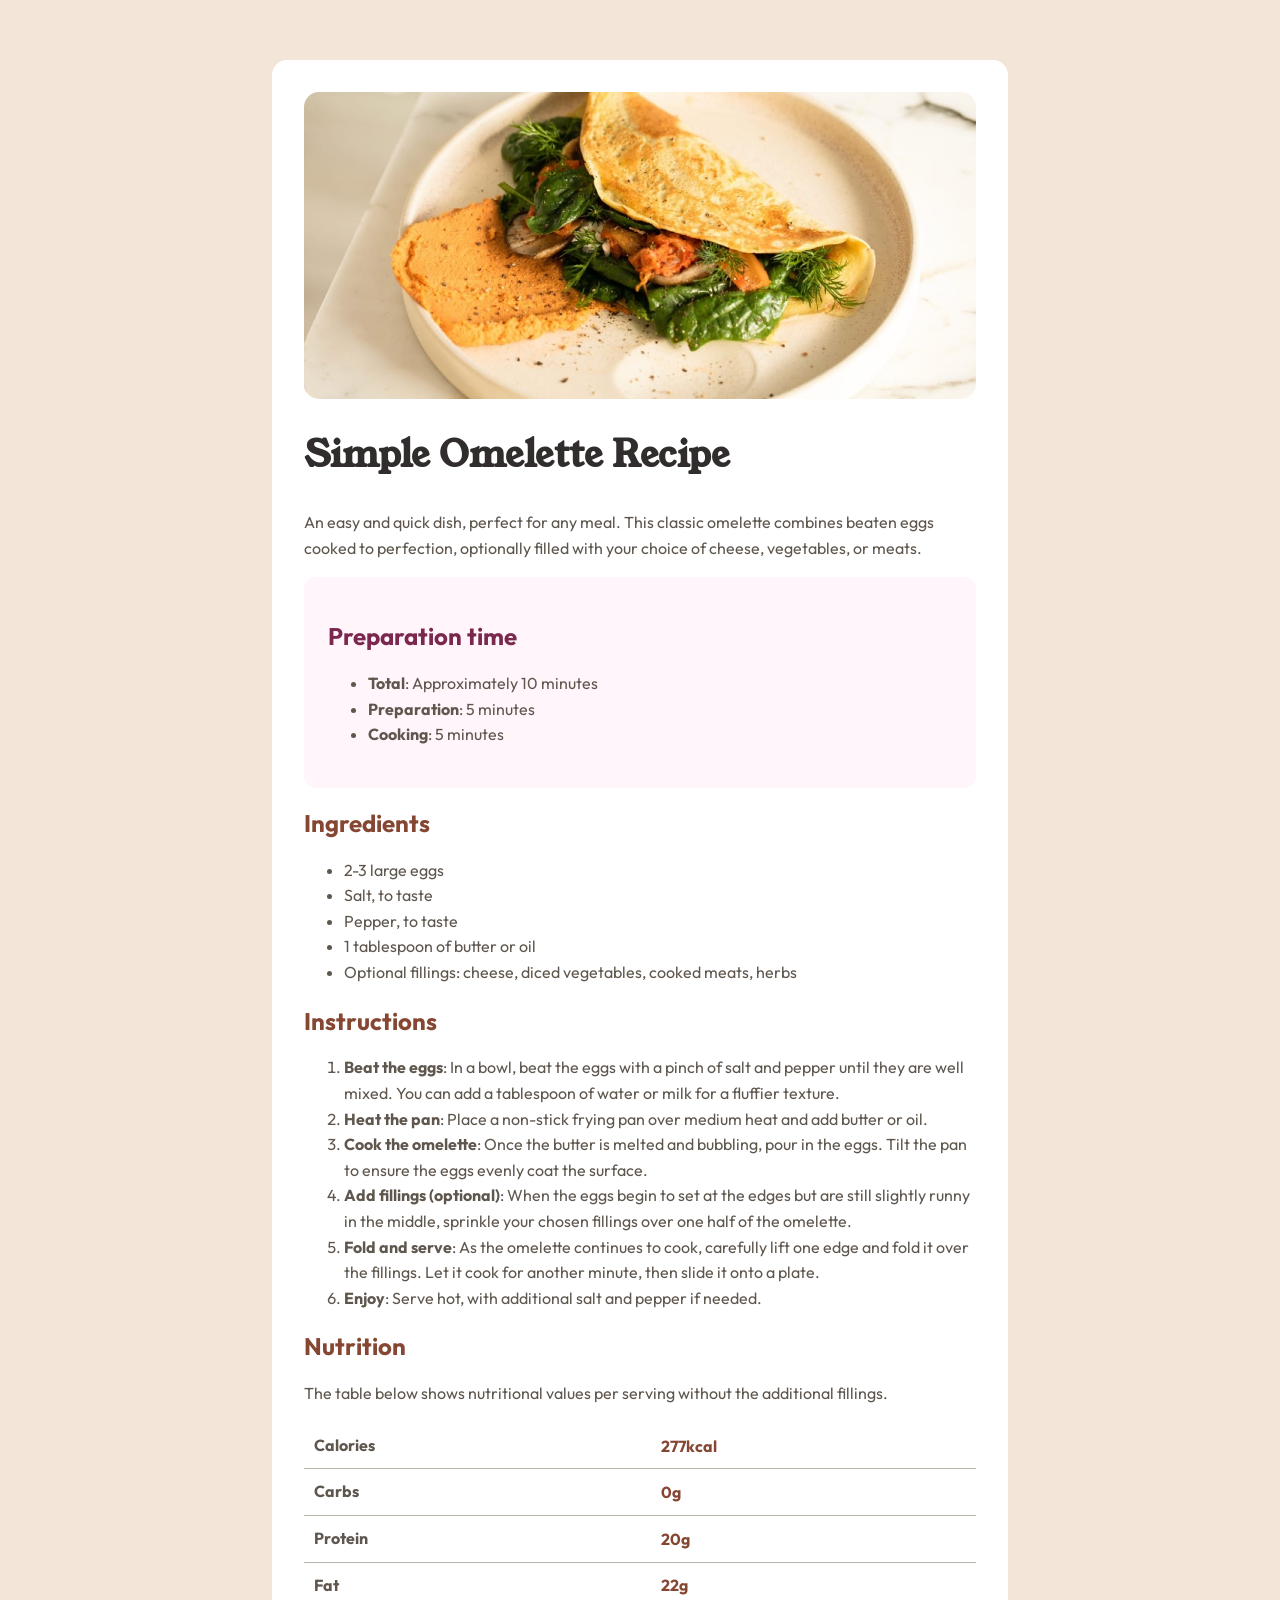
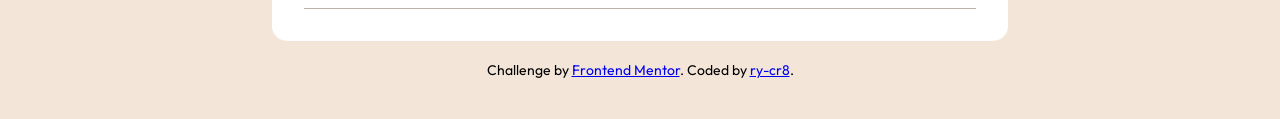
<file: index.html>
<!doctype html>
<html lang="en">
  <head>
    <meta charset="UTF-8" />
    <meta name="viewport" content="width=device-width, initial-scale=1.0" />
    <!-- displays site properly based on user's device -->
    <link rel="stylesheet" href="style.css" />
    <link
      rel="icon"
      type="image/png"
      sizes="32x32"
      href="./assets/images/favicon-32x32.png"
    />
    <title>Frontend Mentor | Recipe page</title>
  </head>

  <body>
    <main class="recipe-card">
      <section class="hero">
        <img
          src="assets/images/image-omelette.jpeg"
          alt="A freshly cooked omelette on a plate"
        />
        <h1>Simple Omelette Recipe</h1>

        <p>
          An easy and quick dish, perfect for any meal. This classic omelette
          combines beaten eggs cooked to perfection, optionally filled with your
          choice of cheese, vegetables, or meats.
        </p>
      </section>

      <section class="preparation-box">
        <h2 class="prept">Preparation time</h2>
        <ul>
          <li><strong>Total</strong>: Approximately 10 minutes</li>
          <li><strong>Preparation</strong>: 5 minutes</li>
          <li><strong>Cooking</strong>: 5 minutes</li>
        </ul>
      </section>

      <section>
        <h2>Ingredients</h2>

        <ul>
          <li>2-3 large eggs</li>
          <li>Salt, to taste</li>
          <li>Pepper, to taste</li>
          <li>1 tablespoon of butter or oil</li>
          <li>
            Optional fillings: cheese, diced vegetables, cooked meats, herbs
          </li>
        </ul>
      </section>

      <section>
        <h2>Instructions</h2>
        <ol>
          <li>
            <strong>Beat the eggs</strong>: In a bowl, beat the eggs with a
            pinch of salt and pepper until they are well mixed. You can add a
            tablespoon of water or milk for a fluffier texture.
          </li>
          <li>
            <strong>Heat the pan</strong>: Place a non-stick frying pan over
            medium heat and add butter or oil.
          </li>

          <li>
            <strong>Cook the omelette</strong>: Once the butter is melted and
            bubbling, pour in the eggs. Tilt the pan to ensure the eggs evenly
            coat the surface.
          </li>

          <li>
            <strong>Add fillings (optional)</strong>: When the eggs begin to set
            at the edges but are still slightly runny in the middle, sprinkle
            your chosen fillings over one half of the omelette.
          </li>

          <li>
            <strong>Fold and serve</strong>: As the omelette continues to cook,
            carefully lift one edge and fold it over the fillings. Let it cook
            for another minute, then slide it onto a plate.
          </li>

          <li>
            <strong>Enjoy</strong>: Serve hot, with additional salt and pepper
            if needed.
          </li>
        </ol>
      </section>

      <section>
        <h2>Nutrition</h2>
        <p>
          The table below shows nutritional values per serving without the
          additional fillings.
        </p>

        <table>
          <tbody>
            <tr>
              <th scope="row">Calories</th>
              <td><strong>277kcal</strong></td>
            </tr>

            <tr>
              <th scope="row">Carbs</th>
              <td><strong>0g</strong></td>
            </tr>

            <tr>
              <th scope="row">Protein</th>
              <td><strong>20g</strong></td>
            </tr>

            <tr>
              <th scope="row">Fat</th>
              <td><strong>22g</strong></td>
            </tr>
          </tbody>
        </table>
      </section>
    </main>

    <footer class="attribution">
      Challenge by
      <a href="https://www.frontendmentor.io?ref=challenge">Frontend Mentor</a>.
      Coded by <a href="https://github.com/ry-cr8">ry-cr8</a>.
    </footer>
  </body>
</html>
</file>
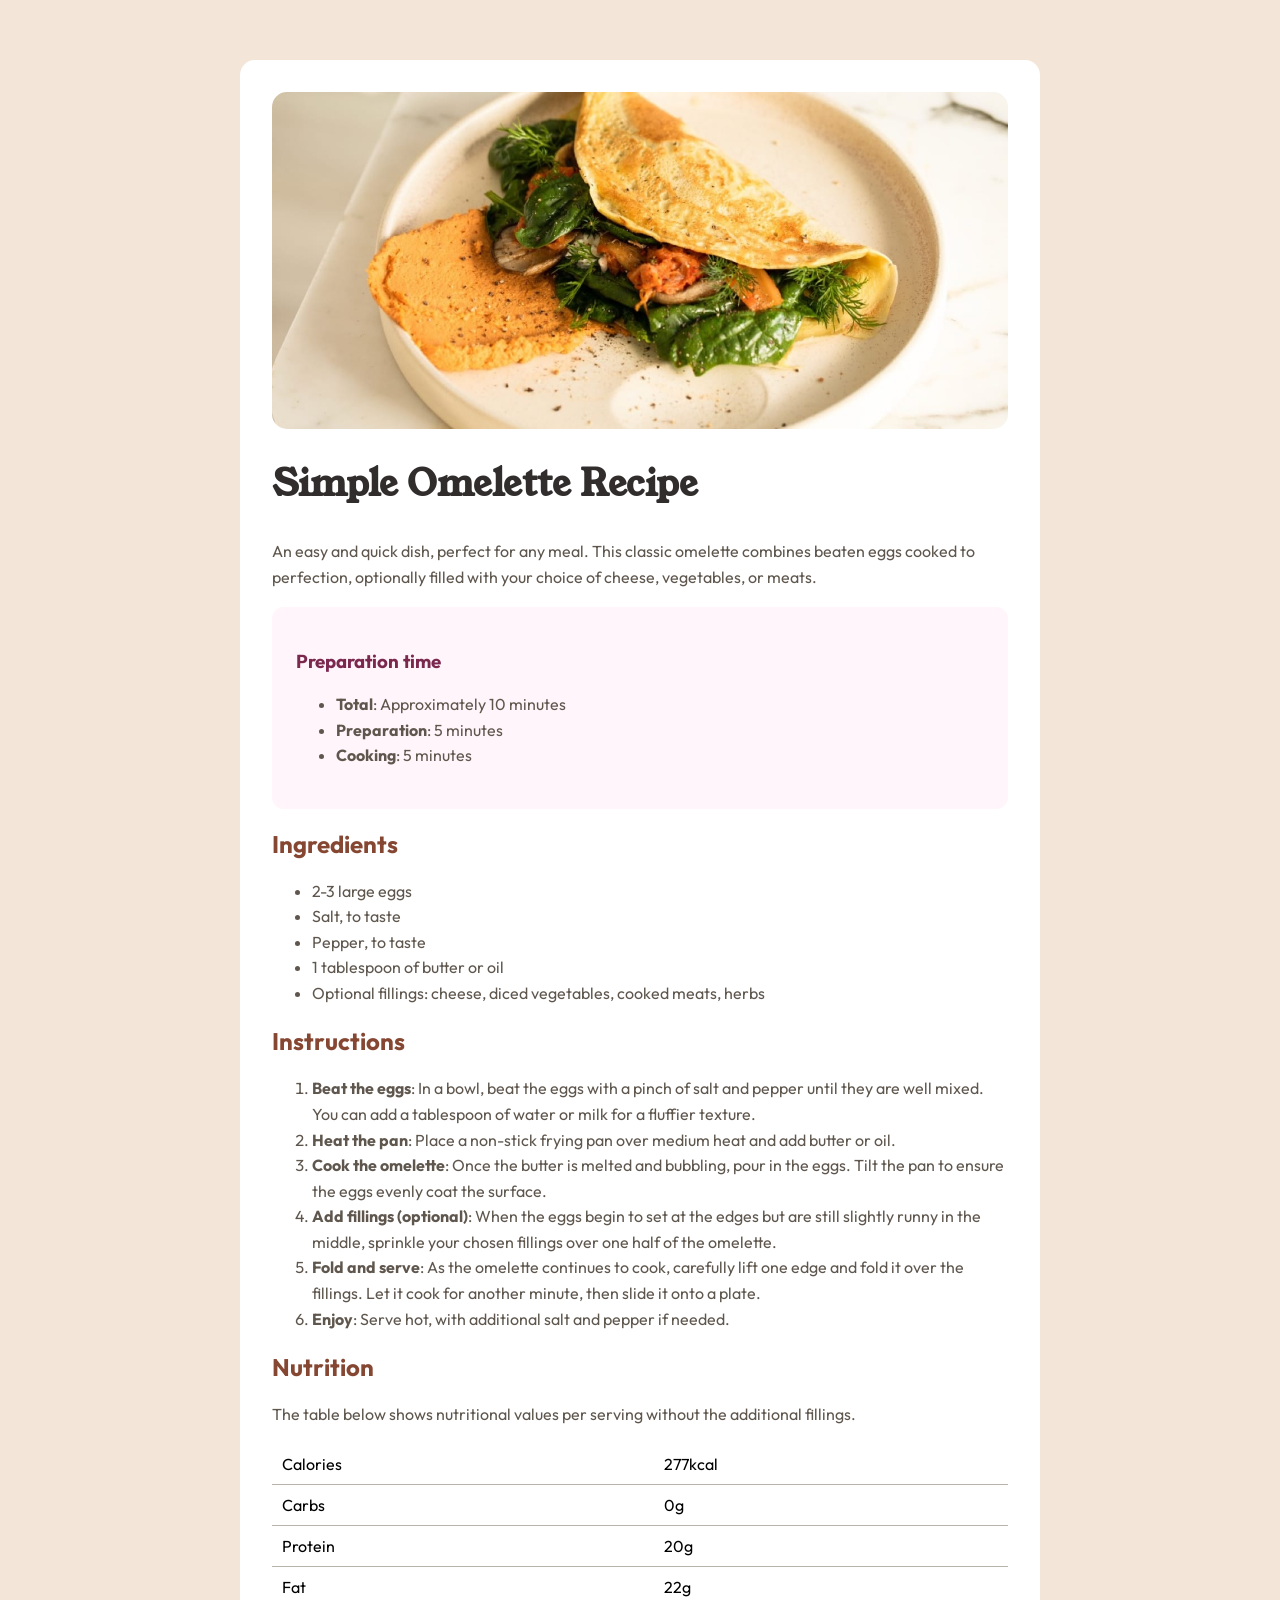
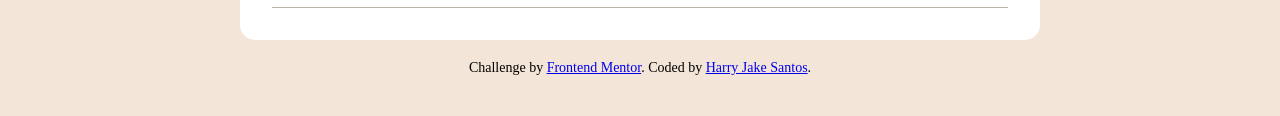
<file: recipe-page-main/index.html>
<!doctype html>
<html lang="en">
  <head>
    <meta charset="UTF-8" />
    <meta name="viewport" content="width=device-width, initial-scale=1.0" />
    <!-- displays site properly based on user's device -->
    <link rel="stylesheet" href="style.css" />
    <link
      rel="icon"
      type="image/png"
      sizes="32x32"
      href="./assets/images/favicon-32x32.png"
    />
    <title>Frontend Mentor | Recipe page</title>
  </head>

  <body>
    <main id="recipe-card">
      <section class="hero">
        <img src="assets/images/image-omelette.jpeg" alt="Omelette" />
        <h1>Simple Omelette Recipe</h1>

        <p>
          An easy and quick dish, perfect for any meal. This classic omelette
          combines beaten eggs cooked to perfection, optionally filled with your
          choice of cheese, vegetables, or meats.
        </p>
      </section>

      <section class="instruction">
        <article class="preparation-box">
          <h3>Preparation time</h3>
          <ul>
            <li><strong>Total</strong>: Approximately 10 minutes</li>
            <li><strong>Preparation</strong>: 5 minutes</li>
            <li><strong>Cooking</strong>: 5 minutes</li>
          </ul>
        </article>

        <article>
          <h2>Ingredients</h2>

          <ul>
            <li>2-3 large eggs</li>
            <li>Salt, to taste</li>
            <li>Pepper, to taste</li>
            <li>1 tablespoon of butter or oil</li>
            <li>
              Optional fillings: cheese, diced vegetables, cooked meats, herbs
            </li>
          </ul>
        </article>

        <article>
          <h2>Instructions</h2>
          <ol>
            <li>
              <strong>Beat the eggs</strong>: In a bowl, beat the eggs with a
              pinch of salt and pepper until they are well mixed. You can add a
              tablespoon of water or milk for a fluffier texture.
            </li>
            <li>
              <strong>Heat the pan</strong>: Place a non-stick frying pan over
              medium heat and add butter or oil.
            </li>

            <li>
              <strong>Cook the omelette</strong>: Once the butter is melted and
              bubbling, pour in the eggs. Tilt the pan to ensure the eggs evenly
              coat the surface.
            </li>

            <li>
              <strong>Add fillings (optional)</strong>: When the eggs begin to
              set at the edges but are still slightly runny in the middle,
              sprinkle your chosen fillings over one half of the omelette.
            </li>

            <li>
              <strong>Fold and serve</strong>: As the omelette continues to
              cook, carefully lift one edge and fold it over the fillings. Let
              it cook for another minute, then slide it onto a plate.
            </li>

            <li>
              <strong>Enjoy</strong>: Serve hot, with additional salt and pepper
              if needed.
            </li>
          </ol>
        </article>

        <article>
          <h2>Nutrition</h2>
          <p>
            The table below shows nutritional values per serving without the
            additional fillings.
          </p>

          <table>
            <tr>
              <td>Calories</td>
              <td>277kcal</td>
            </tr>

            <tr>
              <td>Carbs</td>
              <td>0g</td>
            </tr>

            <tr>
              <td>Protein</td>
              <td>20g</td>
            </tr>

            <tr>
              <td>Fat</td>
              <td>22g</td>
            </tr>
          </table>
        </article>
      </section>
    </main>

    <footer class="attribution">
      Challenge by
      <a href="https://www.frontendmentor.io?ref=challenge">Frontend Mentor</a>.
      Coded by <a href="#">Harry Jake Santos</a>.
    </footer>
  </body>
</html>
</file>
<file: style.css>
*,
*::before,
*::after {
  box-sizing: border-box;
}

@font-face {
  font-family: Young Serif;
  src: url(./assets/fonts/young-serif/YoungSerif-Regular.ttf);
}

@font-face {
  font-family: Outfit;
  src: url(./assets/fonts/outfit/Outfit-VariableFont_wght.ttf);
}

/* Reset some default spacing */
body {
  background-color: hsl(30, 54%, 90%);
  margin: 0;
  padding: 1rem;
}

/* Main container */
.recipe-card {
  background-color: white;
  width: 100%;
  max-width: 46rem;
  margin: 1.25rem auto;
  padding: 1.5rem 1rem;
  border-radius: 0.9375rem;
}

/* Typography */
main {
  font-family: "Outfit", sans-serif;
}

h1 {
  font-family: "Young Serif", serif;
  color: hsl(24, 5%, 18%);
  font-size: clamp(1.5rem, 5vw, 2.25rem);
}

h2,
td {
  color: hsl(14, 45%, 36%);
}

.prept {
  color: hsl(332, 51%, 32%);
}

p,
li,
th {
  color: hsl(30, 10%, 34%);
  font-size: clamp(0.875rem, 2.5vw, 1rem);
  line-height: 1.6;
}

/* Preparation box */
.preparation-box {
  background-color: hsl(330, 100%, 98%);
  padding: 1.25rem;
  border-radius: 0.75rem;
}

/* Image */
.hero img {
  width: 100%;
  height: auto;
  display: block;
  border-radius: 0.9375rem;
  margin-bottom: 1rem;
}

/* Table */
table {
  width: 100%;
  border-collapse: collapse;
}

th,
td {
  border-bottom: 1px solid hsl(30, 10%, 70%);
  padding: 0.625rem;
  text-align: left;
}

footer {
  font-family: "Outfit", sans-serif;
}

.attribution {
  text-align: center;
  font-size: 0.875rem;
}

/* Focus accessibility */
:focus-visible {
  outline: 0.125rem solid hsl(14, 45%, 36%);
  outline-offset: 0.125rem;
}

:focus {
  outline: 0.125rem solid hsl(14, 45%, 36%);
}

:focus:not(:focus-visible) {
  outline: none;
}

/* Tablet */
@media (min-width: 48rem) {
  .recipe-card {
    padding: 2rem;
  }

  .preparation-box {
    padding: 1.5rem;
  }
}

/* Desktop */
@media (min-width: 64rem) {
  body {
    padding: 2.5rem;
  }
}
</file>
<file: recipe-page-main/style.css>
@font-face {
  font-family: Young Serif;
  src: url(./assets/fonts/young-serif/YoungSerif-Regular.ttf);
}

@font-face {
  font-family: Outfit;
  src: url(./assets/fonts/outfit/Outfit-VariableFont_wght.ttf);
}

/* Reset some default spacing */
body {
  background-color: hsl(30, 54%, 90%);
  margin: 0;
  padding: 16px;
}

/* Main container */
#recipe-card {
  background-color: white;
  width: 100%;
  max-width: 736px;
  margin: 20px auto;
  padding: 24px 16px;
  border-radius: 15px;
}

/* Typography */
main {
  font-family: "Outfit";
}

h1 {
  font-family: "Young Serif";
  color: hsl(24, 5%, 18%);
  font-size: clamp(24px, 5vw, 36px);
}

h2 {
  color: hsl(14, 45%, 36%);
}

h3 {
  color: hsl(332, 51%, 32%);
}

p,
li {
  color: hsl(30, 10%, 34%);
  font-size: clamp(14px, 2.5vw, 16px);
  line-height: 1.6;
}

/* Preparation box */
.preparation-box {
  background-color: hsl(330, 100%, 98%);
  padding: 20px;
  border-radius: 12px;
}

/* Image */
img {
  width: 100%;
  height: auto;
  display: block;
  border-radius: 15px;
  margin-bottom: 16px;
}

/* Table */
table {
  width: 100%;
  border-collapse: collapse;
}

th,
td {
  border-bottom: 1px solid hsl(30, 10%, 70%);
  padding: 10px;
  text-align: left;
}

.attribution {
  text-align: center;
  font-size: 14px;
}

:focus {
  outline: 2px solid hsl(14, 45%, 36%);
  outline-offset: 2px;
}

/* Tablet */
@media (min-width: 768px) {
  #recipe-card {
    padding: 32px;
  }

  .preparation-box {
    padding: 24px;
  }
}

/* Desktop */
@media (min-width: 1024px) {
  body {
    padding: 40px;
  }
}
</file>
